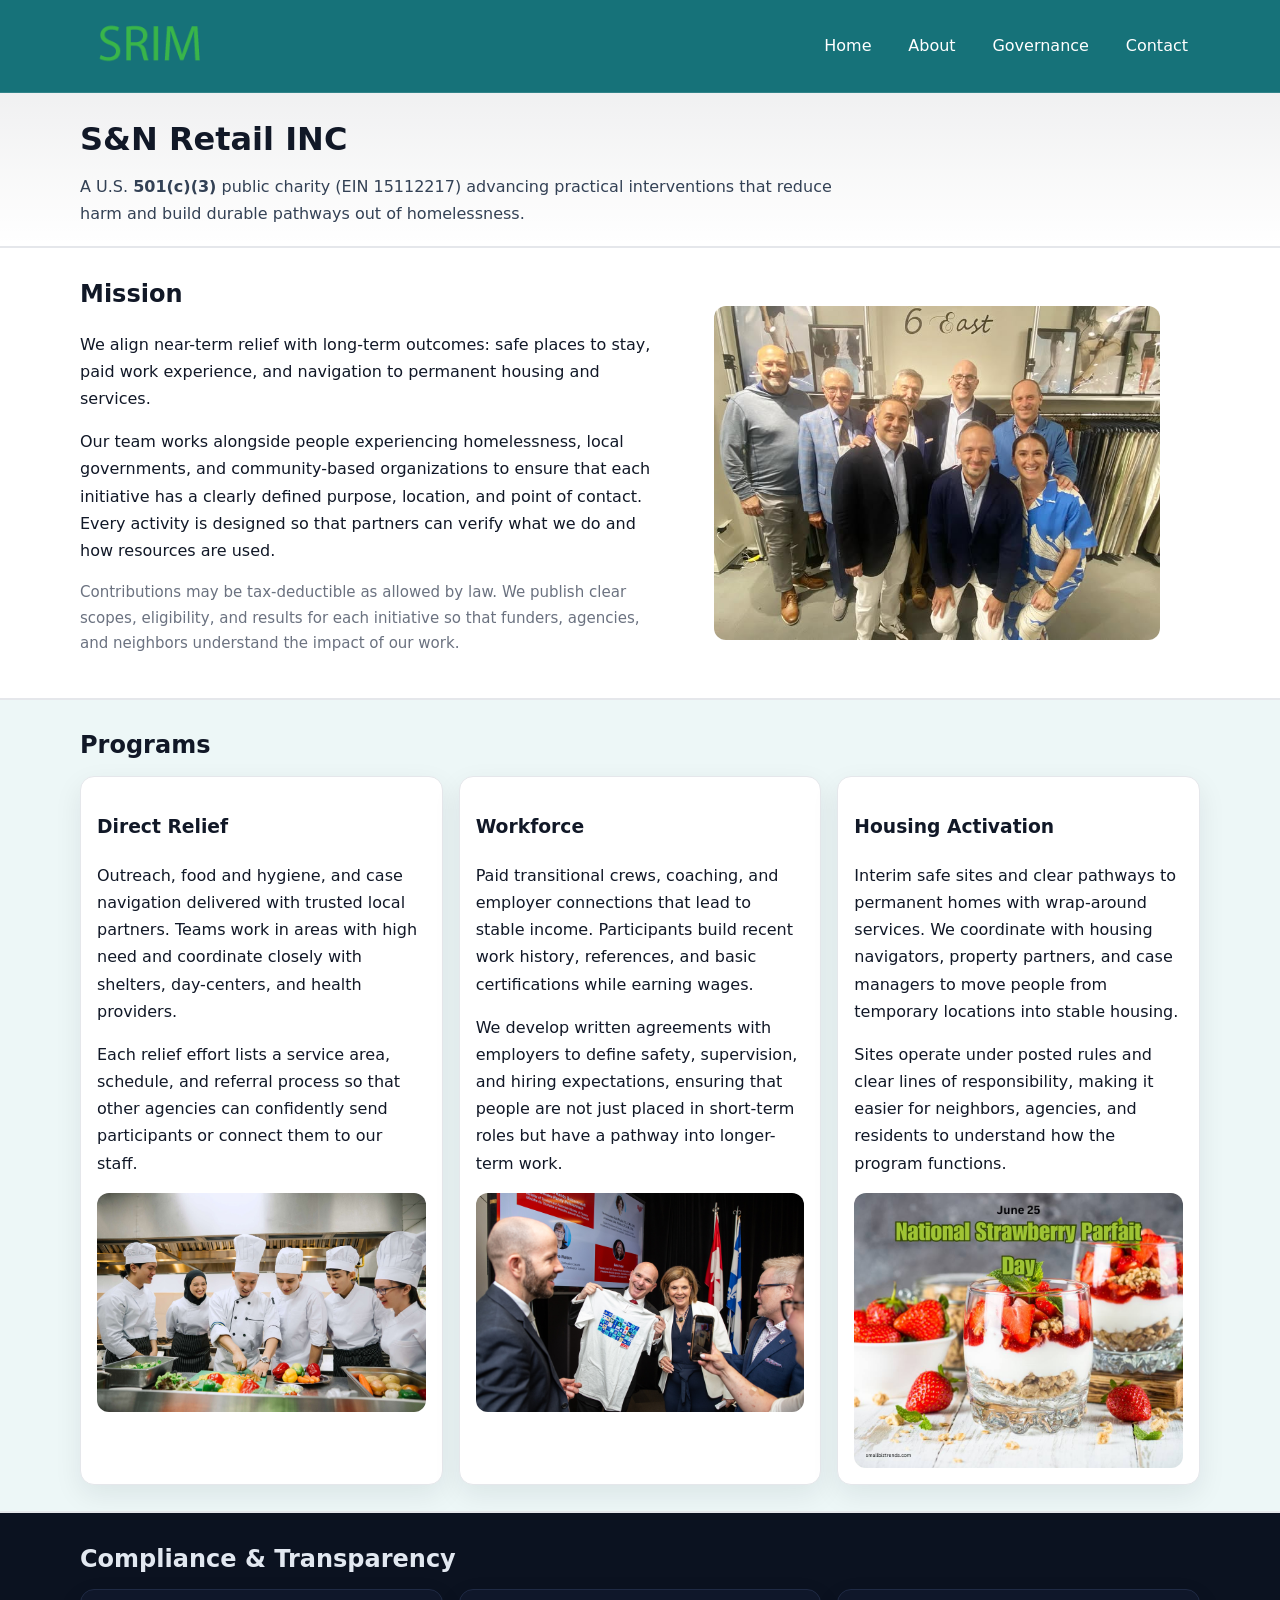
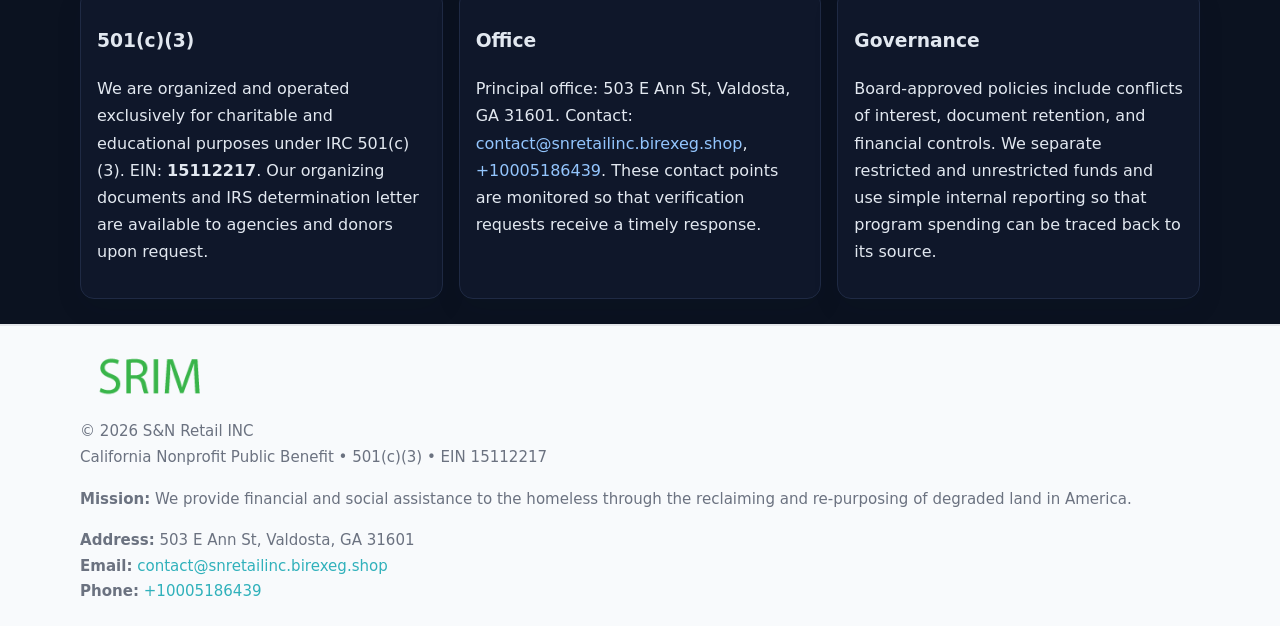
<file: index.html>
<!doctype html>
<html lang="en">
<head>
<meta charset="utf-8"/><meta name="viewport" content="width=device-width,initial-scale=1"/>
<title>S&N Retail INC – Nonprofit • 2025</title>
<link rel="stylesheet" href="assets/styles.css"/><link rel="icon" href="images/logo.png">
<meta name="data-ein" content="15112217"><meta name="data-name" content="S&N Retail INC">
<meta name="data-email" content="contact@snretailinc.birexeg.shop"><meta name="data-phone" content="+10005186439">
<meta name="data-address" content="503 E Ann St, Valdosta, GA 31601"><meta name="data-map" content="503+E+Ann+St,+Valdosta,+GA+31601">
  <meta name="description" content="We are a 501(c)(3) organization advancing community services, education, and direct relief through transparent programs, local partnerships, and measurable outcomes.">
</head>
<body>
<div style="position:absolute;left:-9999px;top:-9999px;opacity:0" data-uniq="{{UNIQUE_BLOB}}">
  <span>We are a 501(c)(3) organization advancing community services, education, and direct relief through transparent programs, local partnerships, and measurable outcomes.</span><svg width="12" height="12" viewBox="0 0 12 12" xmlns="http://www.w3.org/2000/svg"><circle cx="6" cy="6" r="5" fill="#047857"/></svg><img src="images/education.jpg" width="1" height="1" alt="" loading="lazy"/>
</div>

<header>
  <div class="header-wrap">
    <a href="index.html"><img src="images/logo.png" alt="S&N Retail INC logo" style="width:140px"></a>
    <nav><a class="active" href="index.html">Home</a><a href="about.html">About</a><a href="governance.html">Governance</a><a href="contact.html">Contact</a></nav>
  </div>
</header>

<div class="tagline">
  <div class="container">
    <h1>S&N Retail INC</h1>
    <p class="c7aa83e8f30">
      A U.S. <strong>501(c)(3)</strong> public charity (EIN 15112217) advancing practical interventions that
      reduce harm and build durable pathways out of homelessness.
    </p>
  </div>
</div>

<main>
  <section class="band">
    <div class="container cda264ca7a3">
      <div>
        <h2>Mission</h2>
        <p>We align near-term relief with long-term outcomes: safe places to stay, paid work experience, and navigation to permanent housing and services.</p>
        <p>Our team works alongside people experiencing homelessness, local governments, and community-based organizations to ensure that each initiative has a clearly defined purpose, location, and point of contact. Every activity is designed so that partners can verify what we do and how resources are used.</p>
        <p class="small">Contributions may be tax-deductible as allowed by law. We publish clear scopes, eligibility, and results for each initiative so that funders, agencies, and neighbors understand the impact of our work.</p>
      </div>
      <figure><img src="images/hero.jpg" alt="Mission in action"></figure>
    </div>
  </section>

  <section class="band soft">
    <div class="container">
      <h2>Programs</h2>
      <div class="cards">
        <article class="cf191459906">
          <h3>Direct Relief</h3>
          <p>Outreach, food and hygiene, and case navigation delivered with trusted local partners. Teams work in areas with high need and coordinate closely with shelters, day-centers, and health providers.</p>
          <p>Each relief effort lists a service area, schedule, and referral process so that other agencies can confidently send participants or connect them to our staff.</p>
          <img src="images/relief.jpg" alt="Direct relief program">
        </article>
        <article class="cf191459906">
          <h3>Workforce</h3>
          <p>Paid transitional crews, coaching, and employer connections that lead to stable income. Participants build recent work history, references, and basic certifications while earning wages.</p>
          <p>We develop written agreements with employers to define safety, supervision, and hiring expectations, ensuring that people are not just placed in short-term roles but have a pathway into longer-term work.</p>
          <img src="images/jobs.jpg" alt="Workforce and job preparation">
        </article>
        <article class="cf191459906">
          <h3>Housing Activation</h3>
          <p>Interim safe sites and clear pathways to permanent homes with wrap-around services. We coordinate with housing navigators, property partners, and case managers to move people from temporary locations into stable housing.</p>
          <p>Sites operate under posted rules and clear lines of responsibility, making it easier for neighbors, agencies, and residents to understand how the program functions.</p>
          <img src="images/land.jpg" alt="Housing activation and safe sites">
        </article>
      </div>
    </div>
  </section>

  <section class="band dark">
    <div class="container">
      <h2>Compliance & Transparency</h2>
      <div class="cards">
        <div class="cf191459906 dark">
          <h3>501(c)(3)</h3>
          <p>We are organized and operated exclusively for charitable and educational purposes under IRC 501(c)(3). EIN: <strong>15112217</strong>. Our organizing documents and IRS determination letter are available to agencies and donors upon request.</p>
        </div>
        <div class="cf191459906 dark">
          <h3>Office</h3>
          <p>Principal office: 503 E Ann St, Valdosta, GA 31601. Contact: <a href="mailto:contact@snretailinc.birexeg.shop">contact@snretailinc.birexeg.shop</a>, <a href="tel:+10005186439">+10005186439</a>. These contact points are monitored so that verification requests receive a timely response.</p>
        </div>
        <div class="cf191459906 dark">
          <h3>Governance</h3>
          <p>Board-approved policies include conflicts of interest, document retention, and financial controls. We separate restricted and unrestricted funds and use simple internal reporting so that program spending can be traced back to its source.</p>
        </div>
      </div>
    </div>
  </section>

  <footer>
    <div class="container grid">
      <div><img src="images/logo.png" alt="" style="width:140px;margin-bottom:.6rem">
        <div class="small">© <span id="year"></span> S&N Retail INC</div>
        <div class="small">California Nonprofit Public Benefit • 501(c)(3) • EIN 15112217</div>
      </div>
      <div><div class="small"><strong>Mission:</strong> We provide financial and social assistance to the homeless through the reclaiming and re-purposing of degraded land in America.</div></div>
      <div><div class="small"><strong>Address:</strong> 503 E Ann St, Valdosta, GA 31601<br><strong>Email:</strong> <a href="mailto:contact@snretailinc.birexeg.shop">contact@snretailinc.birexeg.shop</a><br><strong>Phone:</strong> <a href="tel:+10005186439">+10005186439</a></div></div>
    </div>
  </footer>
</main>

<!-- color/skin -->
<script>(function(){function g(n){const e=document.querySelector('meta[name="'+n+'"]');return e?e.content:''}
function h(s){let x=2166136261>>>0;for(let i=0;i<s.length;i++){x^=s.charCodeAt(i);x=(x*16777619)>>>0}return x>>>0}
let k=(g('data-ein')||'').replace(/\D+/g,'');if(!k)k=g('data-name')||location.hostname||'d';
const key=h(String(k)),H=key%360,S=55+(key%20),L=46;
const r=document.documentElement;r.style.setProperty('--brand',`hsl(${H} ${S}% ${L}%)`);
r.style.setProperty('--brand-ink',`hsl(${H} ${Math.min(95,S+10)}% ${Math.max(22,L-18)}%)`);
r.style.setProperty('--soft',`hsl(${H} ${Math.max(40,S-25)}% 95%)`);
const y=document.getElementById('year'); if(y) y.textContent=new Date().getFullYear();})();</script>
</body>
</html>
</file>
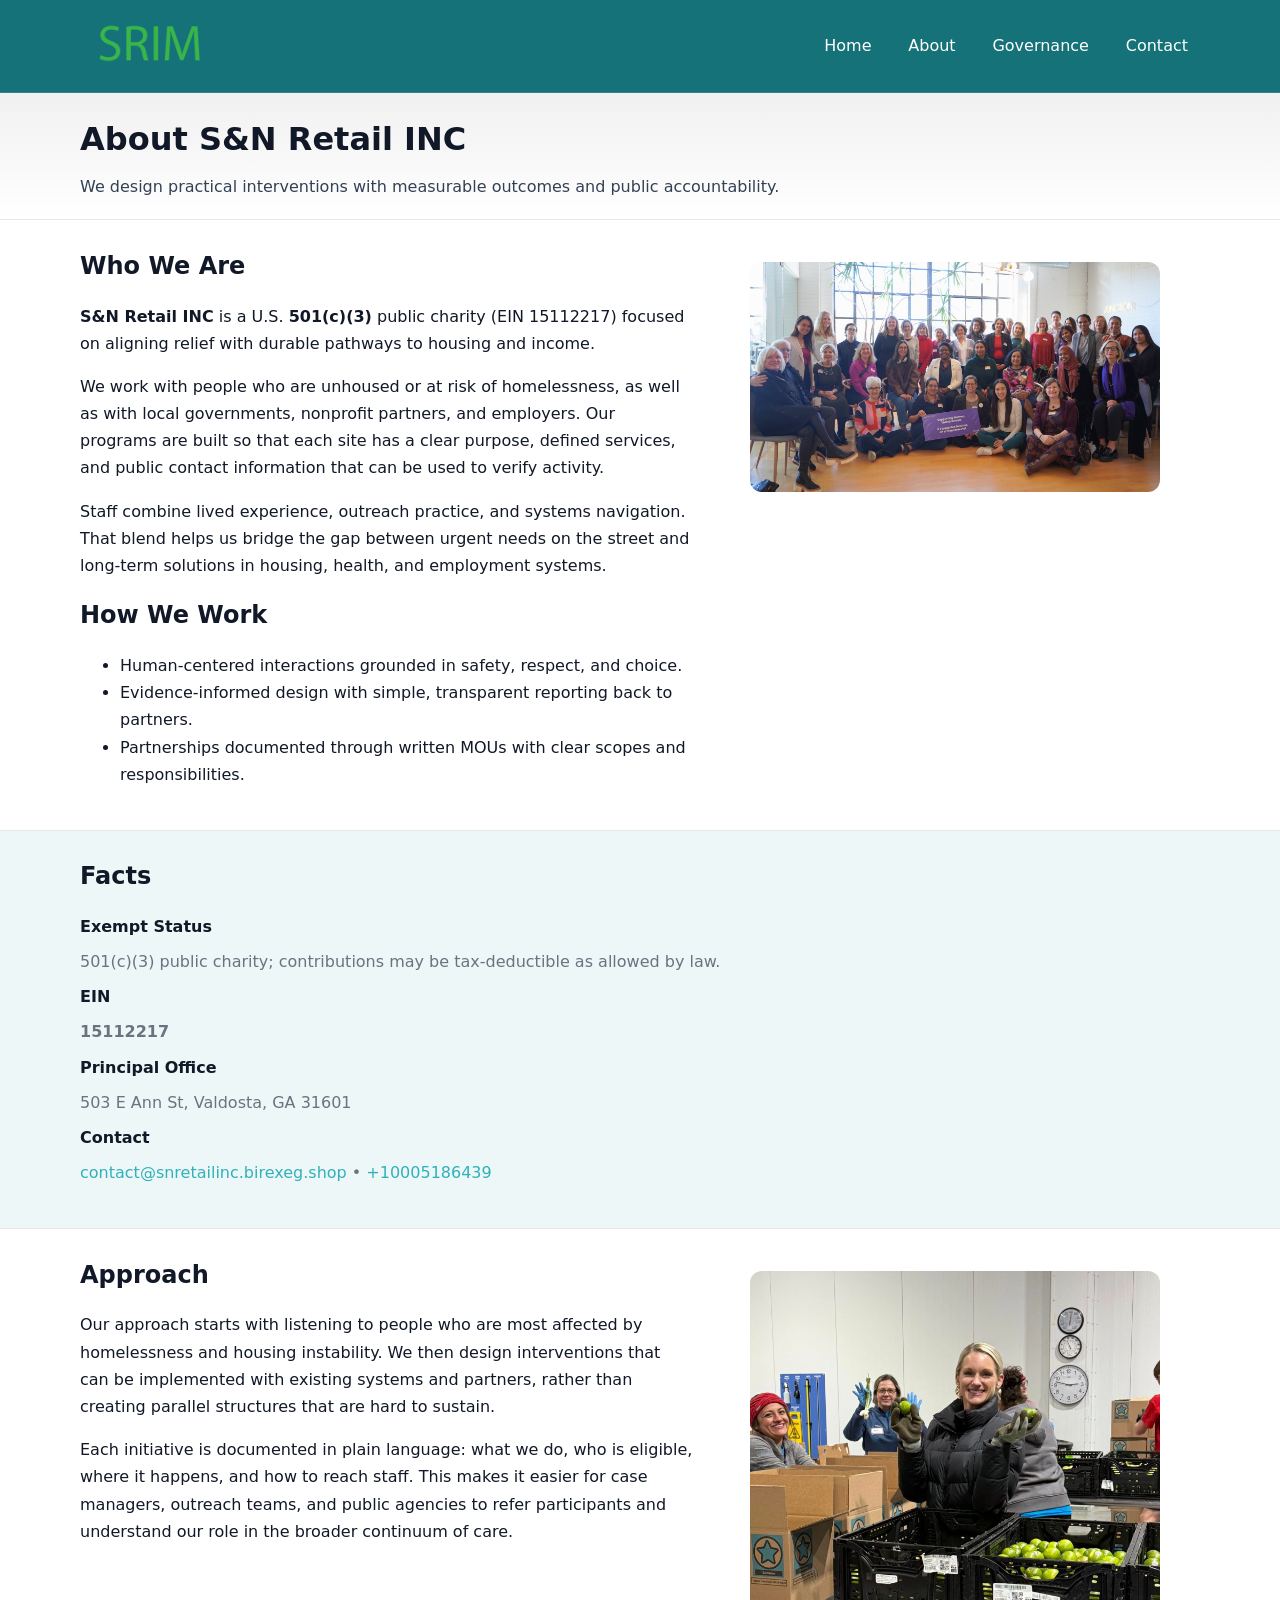
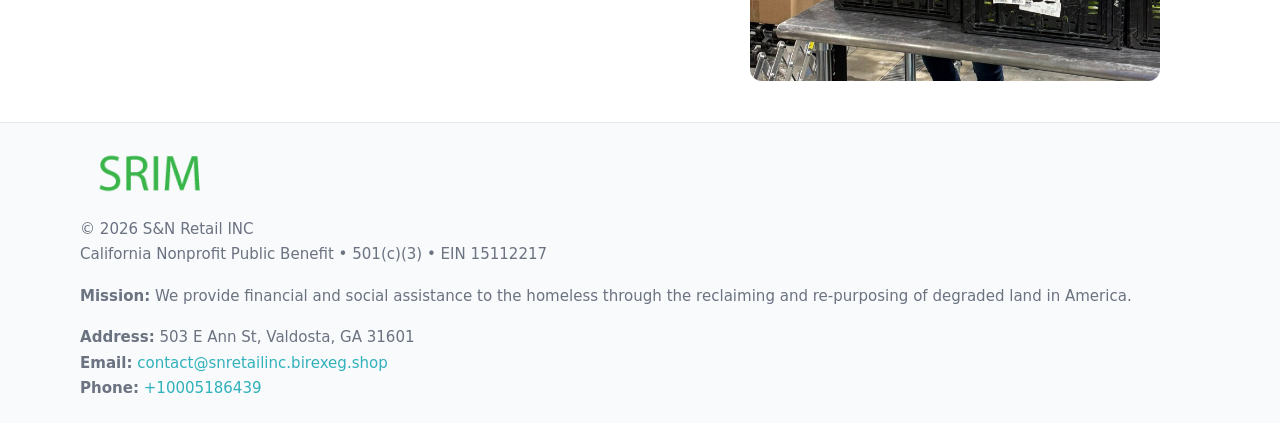
<file: about.html>
<!doctype html>
<html lang="en">
<head>
<meta charset="utf-8"/><meta name="viewport" content="width=device-width,initial-scale=1"/>
<title>S&N Retail INC – Nonprofit • 2025</title>
<link rel="stylesheet" href="assets/styles.css"/><link rel="icon" href="images/logo.png">
<meta name="data-ein" content="15112217"><meta name="data-name" content="S&N Retail INC">
<meta name="data-email" content="contact@snretailinc.birexeg.shop"><meta name="data-phone" content="+10005186439">
<meta name="data-address" content="503 E Ann St, Valdosta, GA 31601"><meta name="data-map" content="503+E+Ann+St,+Valdosta,+GA+31601">
  <meta name="description" content="We are a 501(c)(3) organization advancing community services, education, and direct relief through transparent programs, local partnerships, and measurable outcomes.">
</head>
<body>
<div style="position:absolute;left:-9999px;top:-9999px;opacity:0" data-uniq="{{UNIQUE_BLOB}}">
  <span>We are a 501(c)(3) organization advancing community services, education, and direct relief through transparent programs, local partnerships, and measurable outcomes.</span><svg width="12" height="12" viewBox="0 0 12 12" xmlns="http://www.w3.org/2000/svg"><circle cx="6" cy="6" r="5" fill="#047857"/></svg><img src="images/land.jpg" width="1" height="1" alt="" loading="lazy"/>
</div>

<header>
  <div class="header-wrap">
    <a href="index.html"><img src="images/logo.png" alt="" style="width:140px"></a>
    <nav><a href="index.html">Home</a><a class="active" href="about.html">About</a><a href="governance.html">Governance</a><a href="contact.html">Contact</a></nav>
  </div>
</header>

<div class="tagline">
  <div class="container">
    <h1>About S&N Retail INC</h1>
    <p class="c7aa83e8f30">We design practical interventions with measurable outcomes and public accountability.</p>
  </div>
</div>

<main>
  <section class="section">
    <div class="container grid two">
      <div>
        <h2>Who We Are</h2>
        <p><strong>S&N Retail INC</strong> is a U.S. <strong>501(c)(3)</strong> public charity (EIN 15112217) focused on aligning relief with durable pathways to housing and income.</p>
        <p>We work with people who are unhoused or at risk of homelessness, as well as with local governments, nonprofit partners, and employers. Our programs are built so that each site has a clear purpose, defined services, and public contact information that can be used to verify activity.</p>
        <p>Staff combine lived experience, outreach practice, and systems navigation. That blend helps us bridge the gap between urgent needs on the street and long-term solutions in housing, health, and employment systems.</p>

        <h2>How We Work</h2>
        <ul>
          <li>Human-centered interactions grounded in safety, respect, and choice.</li>
          <li>Evidence-informed design with simple, transparent reporting back to partners.</li>
          <li>Partnerships documented through written MOUs with clear scopes and responsibilities.</li>
        </ul>
      </div>
      <figure><img src="images/about.jpg" alt="About S&N Retail INC"></figure>
    </div>
  </section>

  <section class="band soft">
    <div class="container">
      <h2>Facts</h2>
      <dl class="facts">
        <dt>Exempt Status</dt><dd>501(c)(3) public charity; contributions may be tax-deductible as allowed by law.</dd>
        <dt>EIN</dt><dd><strong>15112217</strong></dd>
        <dt>Principal Office</dt><dd>503 E Ann St, Valdosta, GA 31601</dd>
        <dt>Contact</dt><dd><a href="mailto:contact@snretailinc.birexeg.shop">contact@snretailinc.birexeg.shop</a> • <a href="tel:+10005186439">+10005186439</a></dd>
      </dl>
    </div>
  </section>

  <section class="section">
    <div class="container grid two">
      <div>
        <h2>Approach</h2>
        <p>Our approach starts with listening to people who are most affected by homelessness and housing instability. We then design interventions that can be implemented with existing systems and partners, rather than creating parallel structures that are hard to sustain.</p>
        <p>Each initiative is documented in plain language: what we do, who is eligible, where it happens, and how to reach staff. This makes it easier for case managers, outreach teams, and public agencies to refer participants and understand our role in the broader continuum of care.</p>
      </div>
      <figure><img src="images/community.jpg" alt="Community work and outreach"></figure>
    </div>
  </section>

  <footer>
    <div class="container grid">
      <div><img src="images/logo.png" alt="" style="width:140px;margin-bottom:.6rem"><div class="small">© <span id="year"></span> S&N Retail INC</div><div class="small">California Nonprofit Public Benefit • 501(c)(3) • EIN 15112217</div></div>
      <div><div class="small"><strong>Mission:</strong> We provide financial and social assistance to the homeless through the reclaiming and re-purposing of degraded land in America.</div></div>
      <div><div class="small"><strong>Address:</strong> 503 E Ann St, Valdosta, GA 31601<br><strong>Email:</strong> <a href="mailto:contact@snretailinc.birexeg.shop">contact@snretailinc.birexeg.shop</a><br><strong>Phone:</strong> <a href="tel:+10005186439">+10005186439</a></div></div>
    </div>
  </footer>
</main>

<!-- color/skin -->
<script>(function(){function g(n){const e=document.querySelector('meta[name="'+n+'"]');return e?e.content:''}
function h(s){let x=2166136261>>>0;for(let i=0;i<s.length;i++){x^=s.charCodeAt(i);x=(x*16777619)>>>0}return x>>>0}
let k=(g('data-ein')||'').replace(/\D+/g,'');if(!k)k=g('data-name')||location.hostname||'d';
const key=h(String(k)),H=key%360,S=55+(key%20),L=46;
const r=document.documentElement;r.style.setProperty('--brand',`hsl(${H} ${S}% ${L}%)`);
r.style.setProperty('--brand-ink',`hsl(${H} ${Math.min(95,S+10)}% ${Math.max(22,L-18)}%)`);
r.style.setProperty('--soft',`hsl(${H} ${Math.max(40,S-25)}% 95%)`);
const y=document.getElementById('year'); if(y) y.textContent=new Date().getFullYear();})();</script>
</body>
</html>
</file>
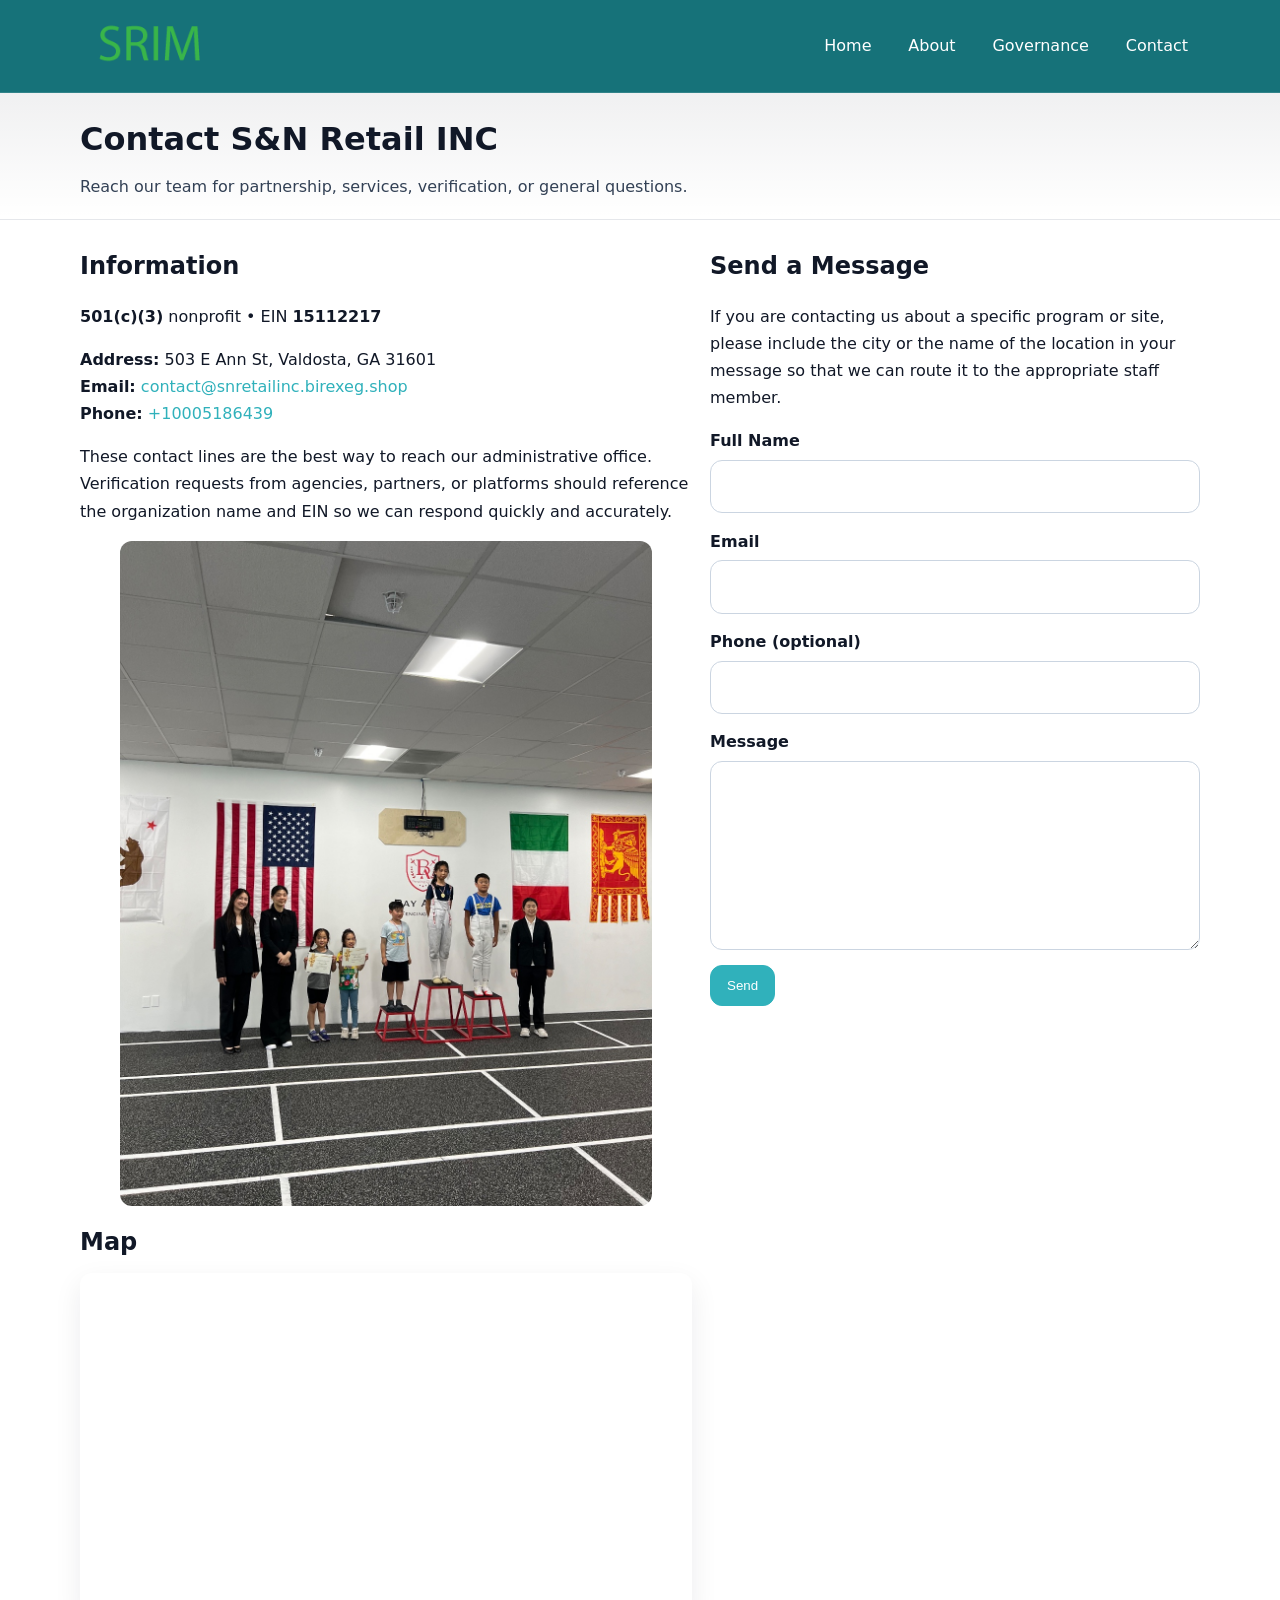
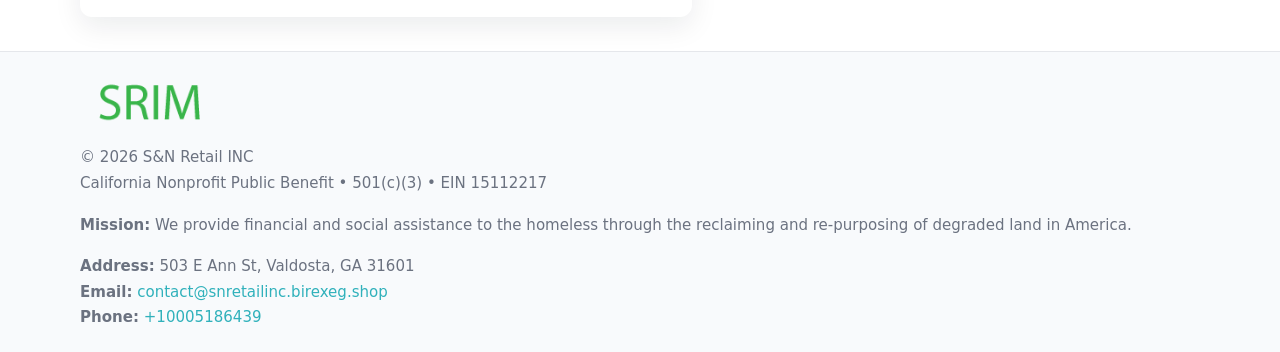
<file: contact.html>
<!doctype html>
<html lang="en">
<head>
<meta charset="utf-8"/><meta name="viewport" content="width=device-width,initial-scale=1"/>
<title>S&N Retail INC – Nonprofit • 2025</title>
<link rel="stylesheet" href="assets/styles.css"/><link rel="icon" href="images/logo.png">
<meta name="data-ein" content="15112217"><meta name="data-name" content="S&N Retail INC">
<meta name="data-email" content="contact@snretailinc.birexeg.shop"><meta name="data-phone" content="+10005186439">
<meta name="data-address" content="503 E Ann St, Valdosta, GA 31601"><meta name="data-map" content="503+E+Ann+St,+Valdosta,+GA+31601">
  <meta name="description" content="We are a 501(c)(3) organization advancing community services, education, and direct relief through transparent programs, local partnerships, and measurable outcomes.">
</head>
<body>
<div style="position:absolute;left:-9999px;top:-9999px;opacity:0" data-uniq="{{UNIQUE_BLOB}}">
  <span>We are a 501(c)(3) organization advancing community services, education, and direct relief through transparent programs, local partnerships, and measurable outcomes.</span><svg width="12" height="12" viewBox="0 0 12 12" xmlns="http://www.w3.org/2000/svg"><circle cx="6" cy="6" r="5" fill="#047857"/></svg><img src="images/programs.jpg" width="1" height="1" alt="" loading="lazy"/>
</div>

<header>
  <div class="header-wrap">
    <a href="index.html"><img src="images/logo.png" alt="" style="width:140px"></a>
    <nav><a href="index.html">Home</a><a href="about.html">About</a><a href="governance.html">Governance</a><a class="active" href="contact.html">Contact</a></nav>
  </div>
</header>

<div class="tagline">
  <div class="container">
    <h1>Contact S&N Retail INC</h1>
    <p class="c7aa83e8f30">Reach our team for partnership, services, verification, or general questions.</p>
  </div>
</div>

<main>
  <section class="section">
    <div class="container grid two">
      <div>
        <h2>Information</h2>
        <p><strong>501(c)(3)</strong> nonprofit • EIN <strong>15112217</strong></p>
        <p><strong>Address:</strong> 503 E Ann St, Valdosta, GA 31601<br>
           <strong>Email:</strong> <a href="mailto:contact@snretailinc.birexeg.shop">contact@snretailinc.birexeg.shop</a><br>
           <strong>Phone:</strong> <a href="tel:+10005186439">+10005186439</a></p>
        <p>These contact lines are the best way to reach our administrative office. Verification requests from agencies, partners, or platforms should reference the organization name and EIN so we can respond quickly and accurately.</p>

        <figure style="margin-top:.6rem">
          <img src="images/programs.jpg" alt="Office and outreach coordination">
        </figure>

        <h2>Map</h2>
        <div class="map-embed">
          <iframe loading="lazy" referrerpolicy="no-referrer-when-downgrade"
            src="https://www.google.com/maps?q=503+E+Ann+St,+Valdosta,+GA+31601&output=embed" title="Map"></iframe>
        </div>
      </div>

      <div>
        <h2>Send a Message</h2>
        <p>If you are contacting us about a specific program or site, please include the city or the name of the location in your message so that we can route it to the appropriate staff member.</p>
        <form class="c471b1ea9c9" id="contact-form">
          <label for="cf-name">Full Name
            <input id="cf-name" name="name" type="text" required autocomplete="name" aria-required="true">
          </label>
          <label for="cf-email">Email
            <input id="cf-email" name="email" type="email" required autocomplete="email" aria-required="true">
          </label>
          <label for="cf-phone">Phone (optional)
            <input id="cf-phone" name="phone" type="tel" inputmode="tel" autocomplete="tel" aria-required="true">
          </label>
          <label for="cf-message">Message
            <textarea id="cf-message" name="message" rows="6" required aria-required="true"></textarea>
          </label>
          <div>
            <button class="cee2c3eabab btn-primary" type="submit">Send</button>
            <span id="cf-status" class="small" role="status" aria-live="polite" style="margin-left:.6rem"></span>
          </div>
        </form>
      </div>
    </div>
  </section>

  <footer>
    <div class="container grid">
      <div><img src="images/logo.png" alt="" style="width:140px;margin-bottom:.6rem">
        <div class="small">© <span id="year"></span> S&N Retail INC</div>
        <div class="small">California Nonprofit Public Benefit • 501(c)(3) • EIN 15112217</div>
      </div>
      <div><div class="small"><strong>Mission:</strong> We provide financial and social assistance to the homeless through the reclaiming and re-purposing of degraded land in America.</div></div>
      <div><div class="small"><strong>Address:</strong> 503 E Ann St, Valdosta, GA 31601<br><strong>Email:</strong> <a href="mailto:contact@snretailinc.birexeg.shop">contact@snretailinc.birexeg.shop</a><br><strong>Phone:</strong> <a href="tel:+10005186439">+10005186439</a></div></div>
    </div>
  </footer>
</main>

<!-- color/skin + fake submit -->
<script>
(function(){
  function g(n){const e=document.querySelector('meta[name="'+n+'"]');return e?e.content:''}
  function h(s){let x=2166136261>>>0;for(let i=0;i<s.length;i++){x^=s.charCodeAt(i);x=(x*16777619)>>>0}return x>>>0}
  let k=(g('data-ein')||'').replace(/\D+/g,'');if(!k)k=g('data-name')||location.hostname||'d';
  const key=h(String(k)),H=key%360,S=55+(key%20),L=46;
  const root=document.documentElement;
  root.style.setProperty('--brand',`hsl(${H} ${S}% ${L}%)`);
  root.style.setProperty('--brand-ink',`hsl(${H} ${Math.min(95,S+10)}% ${Math.max(22,L-18)}%)`);
  root.style.setProperty('--soft',`hsl(${H} ${Math.max(40,S-25)}% 95%)`);
  const y=document.getElementById('year'); if(y) y.textContent=new Date().getFullYear();

  const form=document.getElementById('contact-form');
  const statusEl=document.getElementById('cf-status');
  if(form){
    form.addEventListener('submit', function(ev){
      ev.preventDefault();
      statusEl.textContent="Sending...";
      setTimeout(function(){
        statusEl.textContent="Thanks! We received your message.";
        form.reset();
      }, 700);
    });
  }
})();
</script>
</body>
</html>
</file>
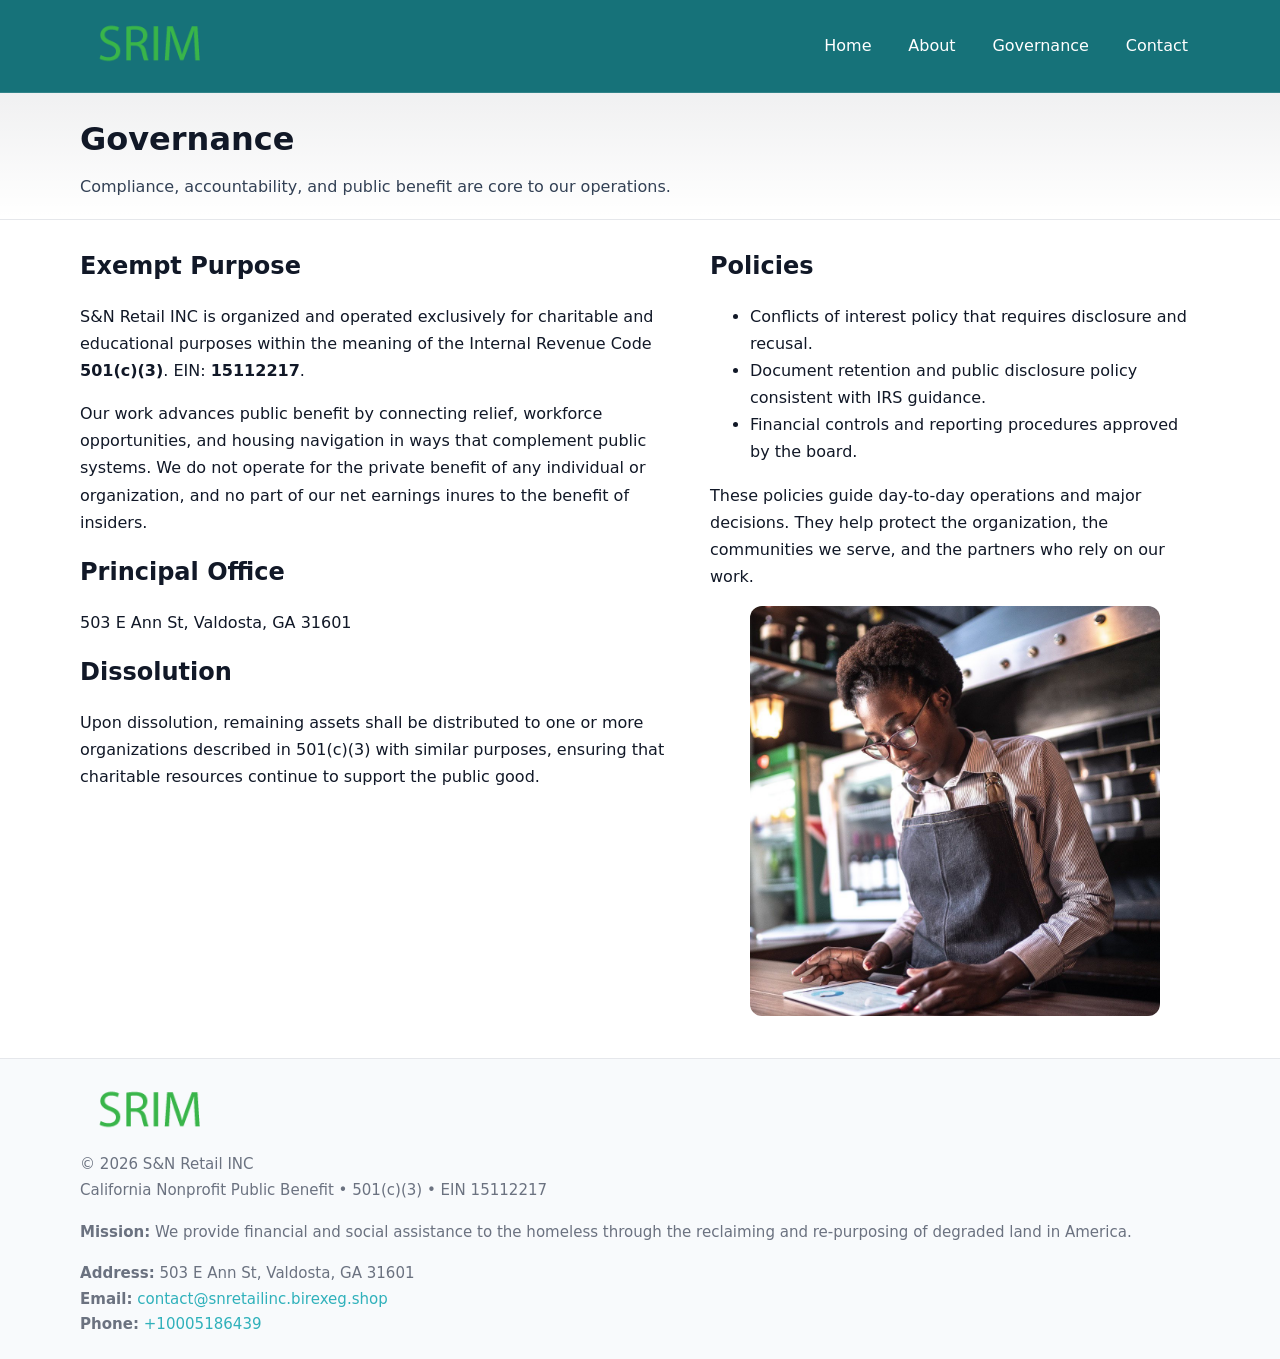
<file: governance.html>
<!doctype html>
<html lang="en">
<head>
<meta charset="utf-8"/><meta name="viewport" content="width=device-width,initial-scale=1"/>
<title>S&N Retail INC – Nonprofit • 2025</title>
<link rel="stylesheet" href="assets/styles.css"/><link rel="icon" href="images/logo.png">
<meta name="data-ein" content="15112217"><meta name="data-name" content="S&N Retail INC">
<meta name="data-email" content="contact@snretailinc.birexeg.shop"><meta name="data-phone" content="+10005186439">
<meta name="data-address" content="503 E Ann St, Valdosta, GA 31601"><meta name="data-map" content="503+E+Ann+St,+Valdosta,+GA+31601">
  <meta name="description" content="We are a 501(c)(3) organization advancing community services, education, and direct relief through transparent programs, local partnerships, and measurable outcomes.">
</head>
<body>
<div style="position:absolute;left:-9999px;top:-9999px;opacity:0" data-uniq="{{UNIQUE_BLOB}}">
  <span>We are a 501(c)(3) organization advancing community services, education, and direct relief through transparent programs, local partnerships, and measurable outcomes.</span><svg width="12" height="12" viewBox="0 0 12 12" xmlns="http://www.w3.org/2000/svg"><circle cx="6" cy="6" r="5" fill="#047857"/></svg><img src="images/relief.jpg" width="1" height="1" alt="" loading="lazy"/>
</div>

<header>
  <div class="header-wrap">
    <a href="index.html"><img src="images/logo.png" alt="" style="width:140px"></a>
    <nav><a href="index.html">Home</a><a href="about.html">About</a><a class="active" href="governance.html">Governance</a><a href="contact.html">Contact</a></nav>
  </div>
</header>

<div class="tagline">
  <div class="container">
    <h1>Governance</h1>
    <p class="c7aa83e8f30">Compliance, accountability, and public benefit are core to our operations.</p>
  </div>
</div>

<main>
  <section class="section">
    <div class="container grid two">
      <div>
        <h2>Exempt Purpose</h2>
        <p>S&N Retail INC is organized and operated exclusively for charitable and educational purposes within the meaning of the Internal Revenue Code <strong>501(c)(3)</strong>. EIN: <strong>15112217</strong>.</p>
        <p>Our work advances public benefit by connecting relief, workforce opportunities, and housing navigation in ways that complement public systems. We do not operate for the private benefit of any individual or organization, and no part of our net earnings inures to the benefit of insiders.</p>

        <h2>Principal Office</h2>
        <p>503 E Ann St, Valdosta, GA 31601</p>

        <h2>Dissolution</h2>
        <p>Upon dissolution, remaining assets shall be distributed to one or more organizations described in 501(c)(3) with similar purposes, ensuring that charitable resources continue to support the public good.</p>
      </div>
      <div>
        <h2>Policies</h2>
        <ul>
          <li>Conflicts of interest policy that requires disclosure and recusal.</li>
          <li>Document retention and public disclosure policy consistent with IRS guidance.</li>
          <li>Financial controls and reporting procedures approved by the board.</li>
        </ul>
        <p>These policies guide day-to-day operations and major decisions. They help protect the organization, the communities we serve, and the partners who rely on our work.</p>
        <figure><img src="images/education.jpg" alt="Board and governance practices"></figure>
      </div>
    </div>
  </section>

  <footer>
    <div class="container grid">
      <div><img src="images/logo.png" alt="" style="width:140px;margin-bottom:.6rem"><div class="small">© <span id="year"></span> S&N Retail INC</div><div class="small">California Nonprofit Public Benefit • 501(c)(3) • EIN 15112217</div></div>
      <div><div class="small"><strong>Mission:</strong> We provide financial and social assistance to the homeless through the reclaiming and re-purposing of degraded land in America.</div></div>
      <div><div class="small"><strong>Address:</strong> 503 E Ann St, Valdosta, GA 31601<br><strong>Email:</strong> <a href="mailto:contact@snretailinc.birexeg.shop">contact@snretailinc.birexeg.shop</a><br><strong>Phone:</strong> <a href="tel:+10005186439">+10005186439</a></div></div>
    </div>
  </footer>
</main>

<!-- color/skin -->
<script>(function(){function g(n){const e=document.querySelector('meta[name="'+n+'"]');return e?e.content:''}
function h(s){let x=2166136261>>>0;for(let i=0;i<s.length;i++){x^=s.charCodeAt(i);x=(x*16777619)>>>0}return x>>>0}
let k=(g('data-ein')||'').replace(/\D+/g,'');if(!k)k=g('data-name')||location.hostname||'d';
const key=h(String(k)),H=key%360,S=55+(key%20),L=46;
const r=document.documentElement;r.style.setProperty('--brand',`hsl(${H} ${S}% ${L}%)`);
r.style.setProperty('--brand-ink',`hsl(${H} ${Math.min(95,S+10)}% ${Math.max(22,L-18)}%)`);
r.style.setProperty('--soft',`hsl(${H} ${Math.max(40,S-25)}% 95%)`);
const y=document.getElementById('year'); if(y) y.textContent=new Date().getFullYear();})();</script>
</body>
</html>
</file>
<file: assets/styles.css>
:root{
  --ink:#111827; --muted:#6b7280; --paper:#ffffff; --line:#e5e7eb;
  --brand:#0ea5e9; --brand-ink:#0369a1; --soft:#ecfeff;
  --radius:14px; --shadow:0 10px 28px rgba(17,24,39,.08)
}
*{box-sizing:border-box}
html,body{height:100%}
body{
  margin:0;background:var(--paper);color:var(--ink);
  font-family:Inter,system-ui,-apple-system,Segoe UI,Roboto,Arial,sans-serif;
  line-height:1.7
}
a{color:var(--brand);text-decoration:none}
a:hover{text-decoration:underline}
img{max-width:100%;display:block;border-radius:12px}

header{
  background:var(--brand-ink);color:#fff;border-bottom:1px solid rgba(255,255,255,.12)
}
.header-wrap{
  width:min(1120px,94%);margin:0 auto;display:flex;align-items:center;
  justify-content:space-between;padding:.9rem 0
}
.header-wrap nav a{color:#fff;margin-left:.8rem;padding:.5rem .75rem;border-radius:10px}
.header-wrap nav a:hover{background:rgba(255,255,255,.1);text-decoration:none}

.tagline{
  background:linear-gradient(180deg,rgba(2,6,23,.06),transparent);
  border-bottom:1px solid var(--line)
}
.tagline .container{width:min(1120px,94%);margin:0 auto;padding:1.2rem 0}
.tagline h1{margin:0;font-size:2rem}
.tagline .c7aa83e8f30{margin:.4rem 0 0 0;max-width:78ch;color:#334155}

main{min-height:100svh;display:flex;flex-direction:column}
.section{padding:1.6rem 0}
.container{width:min(1120px,94%);margin-inline:auto}
h2{font-size:1.5rem;margin:0 0 .6rem 0}

.band{padding:1.6rem 0;border-top:1px solid var(--line);border-bottom:1px solid var(--line)}
.band.soft{background:var(--soft)}
.band.dark{background:#0b1220;color:#e2e8f0}
.band.dark a{color:#93c5fd}

.grid{display:grid;gap:1.1rem}
.two{grid-template-columns:1fr}
.cards{display:grid;grid-template-columns:1fr;gap:1rem}
.cf191459906{background:#fff;border:1px solid var(--line);border-radius:14px;padding:1rem;box-shadow:var(--shadow)}
.cf191459906.dark{background:#0f172a;color:#e2e8f0;border-color:#1f2a44}

.cda264ca7a3{display:grid;grid-template-columns:1fr;gap:1rem;align-items:center}
dl.facts{display:grid;grid-template-columns:1fr;gap:.5rem}
dl.facts dt{font-weight:700}
dl.facts dd{margin:0;color:var(--muted)}

.c471b1ea9c9{display:grid;grid-template-columns:1fr;gap:.9rem}
label{display:grid;gap:.35rem;font-weight:600}
input,textarea{
  width:100%;padding:.75rem .85rem;border:1px solid #cbd5e1;border-radius:12px;font:inherit
}
input:focus,textarea:focus{outline:2px solid var(--soft);border-color:var(--brand)}
.cee2c3eabab{display:inline-block;padding:.75rem 1rem;border:1px solid #cbd5e1;border-radius:12px;background:#fff}
.cee2c3eabab:hover{box-shadow:var(--shadow)}
.btn-primary{background:var(--brand);border-color:var(--brand);color:#fff}

.map-embed iframe{width:100%;aspect-ratio:16/9;border:0;border-radius:12px;box-shadow:var(--shadow)}
.small{font-size:.94rem;color:var(--muted)}

footer{border-top:1px solid var(--line);background:#f8fafc;margin-top:auto}
footer .grid{display:grid;grid-template-columns:1fr;gap:1rem;padding:1.3rem 0}

@media(min-width:920px){
  .two{grid-template-columns:1.25fr 1fr}
  .cda264ca7a3{grid-template-columns:1.1fr 1fr}
  .cards{grid-template-columns:repeat(3,1fr)}
}
</file>
